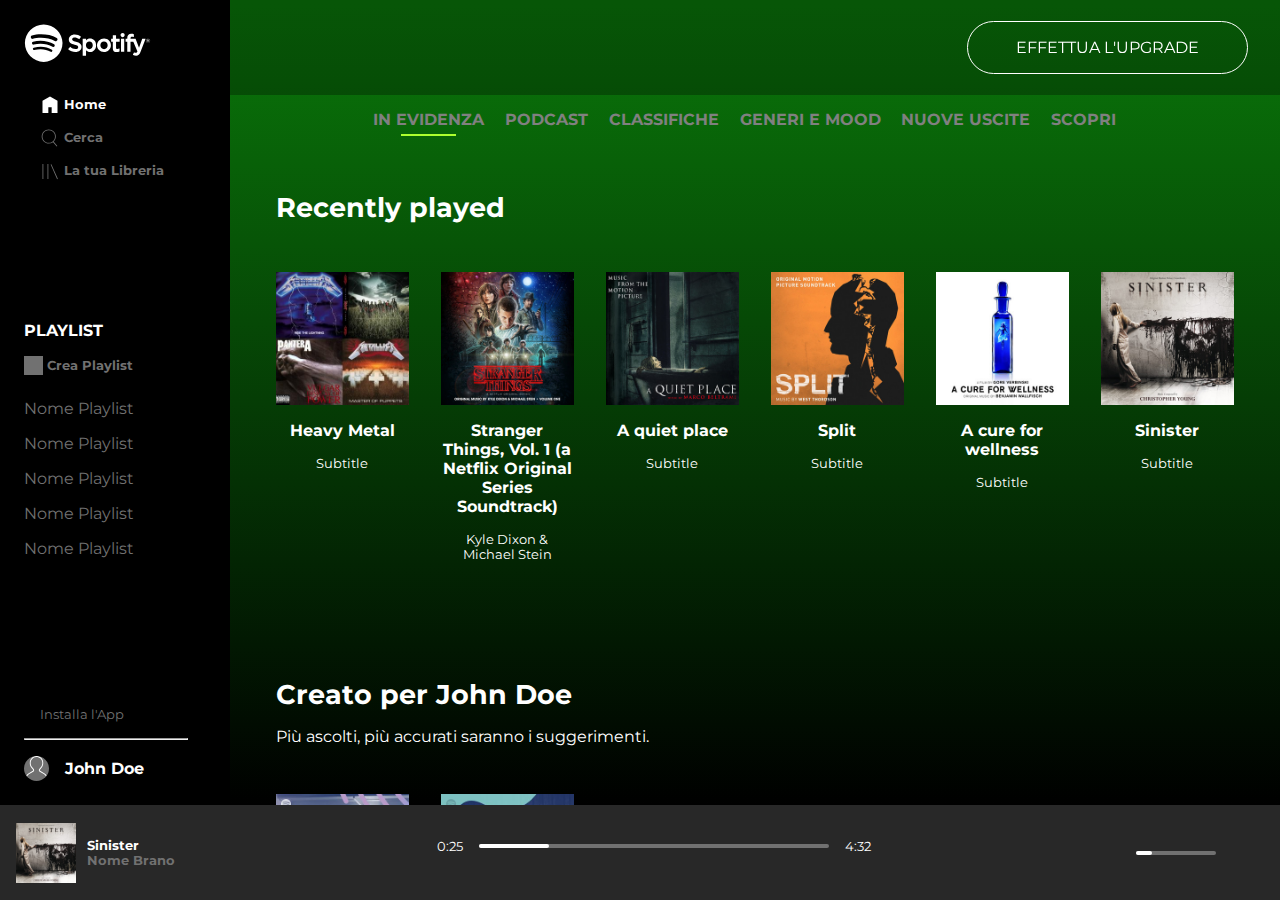
<file: index.html>
<!DOCTYPE html>
<html lang="en">
<head>
    <meta charset="UTF-8">
    <meta http-equiv="X-UA-Compatible" content="IE=edge">
    <meta name="viewport" content="width=device-width, initial-scale=1.0">
    <link rel="preconnect" href="https://fonts.googleapis.com">
    <link rel="preconnect" href="https://fonts.gstatic.com" crossorigin>
    <link href="https://fonts.googleapis.com/css2?family=Montserrat:wght@400;500;600&display=swap" rel="stylesheet"> 
    <link rel="stylesheet" href="https://cdnjs.cloudflare.com/ajax/libs/font-awesome/6.2.0/css/all.min.css" integrity="sha512-xh6O/CkQoPOWDdYTDqeRdPCVd1SpvCA9XXcUnZS2FmJNp1coAFzvtCN9BmamE+4aHK8yyUHUSCcJHgXloTyT2A==" crossorigin="anonymous" referrerpolicy="no-referrer" />
    <link rel="stylesheet" href="./css/style.css">
    <title>Spotify</title>
</head>
<body>
    <div class="wrapper">
        <main>
            <nav>
                <div class="nav-top">
                    <div class="logo">
                        <a href="#"><img src="./img/logo.svg" alt="Spotify"></a>
                    </div>
                    <!--  -->
                    <img src="./img/logo-small.svg" alt="home" class="none logo-small">
                        
                    <div class="menu txt-white">
                    <svg viewBox="0 0 512 512" xmlns="http://www.w3.org/2000/svg"><path d="M448 463.746h-149.333v-149.333h-85.334v149.333h-149.333v-315.428l192-111.746 192 110.984v316.19z" fill="#ffffff"/></svg>
                    &nbsp;<div class="txt-small bold">Home</div>
                    </div>
                    <!--  -->
                    <svg viewBox="0 0 512 512" xmlns="http://www.w3.org/2000/svg" class="none"><path d="M448 463.746h-149.333v-149.333h-85.334v149.333h-149.333v-315.428l192-111.746 192 110.984v316.19z" fill="#ffffff"/></svg>
                    
                    <div class="menu">
                    <svg viewBox="0 0 512 512" xmlns="http://www.w3.org/2000/svg"><path d="M349.714 347.937l93.714 109.969-16.254 13.969-93.969-109.969q-48.508 36.825-109.207 36.825-36.826 0-70.476-14.349t-57.905-38.603-38.603-57.905-14.349-70.476 14.349-70.476 38.603-57.905 57.905-38.603 70.476-14.349 70.476 14.349 57.905 38.603 38.603 57.905 14.349 70.476q0 37.841-14.73 71.619t-40.889 58.921zM224 377.397q43.428 0 80.254-21.461t58.286-58.286 21.461-80.254-21.461-80.254-58.286-58.285-80.254-21.46-80.254 21.46-58.285 58.285-21.46 80.254 21.46 80.254 58.285 58.286 80.254 21.461z" fill="rgba(113, 113, 113, 1)" fill-rule="evenodd"/></svg>
                    &nbsp;<div class="txt-small bold">Cerca</div>
                    </div>
                    <!--  -->
                    <svg viewBox="0 0 512 512" xmlns="http://www.w3.org/2000/svg" class="none"><path d="M349.714 347.937l93.714 109.969-16.254 13.969-93.969-109.969q-48.508 36.825-109.207 36.825-36.826 0-70.476-14.349t-57.905-38.603-38.603-57.905-14.349-70.476 14.349-70.476 38.603-57.905 57.905-38.603 70.476-14.349 70.476 14.349 57.905 38.603 38.603 57.905 14.349 70.476q0 37.841-14.73 71.619t-40.889 58.921zM224 377.397q43.428 0 80.254-21.461t58.286-58.286 21.461-80.254-21.461-80.254-58.286-58.285-80.254-21.46-80.254 21.46-58.285 58.285-21.46 80.254 21.46 80.254 58.285 58.286 80.254 21.461z" fill="rgba(113, 113, 113, 1)" fill-rule="evenodd"/></svg>
                    
                    <div class="menu">
                    <svg viewBox="0 0 512 512" xmlns="http://www.w3.org/2000/svg"><path d="M291.301 81.778l166.349 373.587-19.301 8.635-166.349-373.587zM64 463.746v-384h21.334v384h-21.334zM192 463.746v-384h21.334v384h-21.334z" fill="rgba(113, 113, 113, 1)"/></svg>
                    &nbsp;<div class="txt-small bold">La tua Libreria</div>
                    </div>
                    <!--  -->
                    <svg viewBox="0 0 512 512" xmlns="http://www.w3.org/2000/svg" class="none"><path d="M291.301 81.778l166.349 373.587-19.301 8.635-166.349-373.587zM64 463.746v-384h21.334v384h-21.334zM192 463.746v-384h21.334v384h-21.334z" fill="rgba(113, 113, 113, 1)"/></svg>
                </div>
                
                <div class="playlist">
                    <div class="txt-white text-uppercase bold">
                        Playlist
                    </div>
                    <div class="create-playlist">
                        <i class="fa-solid fa-plus"></i> &nbsp; <div class="txt-small bold">Crea Playlist</div>
                    </div>
                    <div class="nome-playlist">
                        <ul>
                            <li>Nome Playlist</li>
                            <li>Nome Playlist</li>
                            <li>Nome Playlist</li>
                            <li>Nome Playlist</li>
                            <li>Nome Playlist</li>
                        </ul>
                    </div>
                </div>
                <div class="nav-bot">
                        <div class="install">
                            <i class="fa-regular fa-circle-down"></i> <div class="txt-grey txt-small">Installa l'App</div>
                        </div>
                        <!--  -->
                        <i class="fa-regular fa-circle-down none"></i>

                        <hr>
                        <div class="profile">
                            <svg viewBox="0 0 80 90" xmlns="http://www.w3.org/2000/svg"><path d="M67.74 61.78l-14.5-8.334c-.735-.422-1.24-1.145-1.385-1.98-.145-.835.088-1.685.638-2.33l5.912-6.93c3.747-4.378 5.81-9.967 5.81-15.737v-2.256c0-6.668-2.792-13.108-7.658-17.67C51.622 1.92 45.17-.386 38.392.054c-12.677.82-22.607 11.772-22.607 24.934v1.483c0 5.77 2.063 11.36 5.81 15.736l5.912 6.933c.55.644.783 1.493.638 2.33-.143.834-.648 1.556-1.383 1.98l-14.494 8.33C4.7 66.077 0 74.15 0 82.844v6.76h3.333v-6.76c0-7.5 4.055-14.46 10.59-18.174l14.5-8.334c1.597-.918 2.692-2.487 3.007-4.302.315-1.815-.19-3.66-1.387-5.06l-5.913-6.936c-3.23-3.775-5.01-8.594-5.01-13.57v-1.484c0-11.41 8.562-20.9 19.488-21.608 5.85-.377 11.415 1.61 15.67 5.598 4.26 3.992 6.605 9.404 6.605 15.24v2.254c0 4.976-1.778 9.796-5.01 13.57l-5.915 6.935c-1.195 1.4-1.7 3.246-1.386 5.06.313 1.816 1.41 3.385 3.008 4.303l14.507 8.338c6.525 3.71 10.58 10.67 10.58 18.17v6.76H80v-6.76c0-8.695-4.7-16.768-12.26-21.063z" fill="#ffffff"></svg>
                            <div class="bold txt-white">John Doe</div>
                            <!--  -->
                            <svg viewBox="0 0 80 90" xmlns="http://www.w3.org/2000/svg" class="none"><path d="M67.74 61.78l-14.5-8.334c-.735-.422-1.24-1.145-1.385-1.98-.145-.835.088-1.685.638-2.33l5.912-6.93c3.747-4.378 5.81-9.967 5.81-15.737v-2.256c0-6.668-2.792-13.108-7.658-17.67C51.622 1.92 45.17-.386 38.392.054c-12.677.82-22.607 11.772-22.607 24.934v1.483c0 5.77 2.063 11.36 5.81 15.736l5.912 6.933c.55.644.783 1.493.638 2.33-.143.834-.648 1.556-1.383 1.98l-14.494 8.33C4.7 66.077 0 74.15 0 82.844v6.76h3.333v-6.76c0-7.5 4.055-14.46 10.59-18.174l14.5-8.334c1.597-.918 2.692-2.487 3.007-4.302.315-1.815-.19-3.66-1.387-5.06l-5.913-6.936c-3.23-3.775-5.01-8.594-5.01-13.57v-1.484c0-11.41 8.562-20.9 19.488-21.608 5.85-.377 11.415 1.61 15.67 5.598 4.26 3.992 6.605 9.404 6.605 15.24v2.254c0 4.976-1.778 9.796-5.01 13.57l-5.915 6.935c-1.195 1.4-1.7 3.246-1.386 5.06.313 1.816 1.41 3.385 3.008 4.303l14.507 8.338c6.525 3.71 10.58 10.67 10.58 18.17v6.76H80v-6.76c0-8.695-4.7-16.768-12.26-21.063z" fill="#ffffff"></svg>
                        </div>
                </div>
            </nav>

            <section class="main-content">
 <!--UPGRADE  -->
                <aside>
                    <a href="#" class="upgrade text-uppercase">
                        Effettua l'upgrade
                    </a>
                </aside>
<!-- Contenitore principale -->
                <section class="inner-content">
                    <div class="link">
                        <ul class="bold txt-medium">
                            <li><a class="text-uppercase active" href="#">In evidenza</a></li>
                            <li><a class="text-uppercase" href="#">Podcast</a></li>
                            <li><a class="text-uppercase" href="#">Classifiche</a></li>
                            <li><a class="text-uppercase" href="#">Generi e mood</a></li>
                            <li><a class="text-uppercase" href="#">Nuove uscite</a></li>
                            <li><a class="text-uppercase" href="#">Scopri</a></li>
                        </ul>
                    </div>


                    <div class="recent-played">
                        <div class="bold txt-big">Recently played</div>
                        <div class="cards">
                            
                            <div class="card">
                                <div class="cards-image">
                                    <img src="./img/metal_lifting.jpg" alt="Metal">
                                    <div class="cards-overlay">
                                        <i class="fa-regular fa-circle-play"></i>
                                    </div>
                                </div>                              
                                <div class="txt-medium bold">Heavy Metal</div>
                                <div class="txt-small">Subtitle</div>
                            </div>

                            <div class="card">
                                <div class="cards-image">
                                    <img src="./img/stranger.jpeg" alt="Stranger Things">
                                    <div class="cards-overlay">
                                        <i class="fa-regular fa-circle-play"></i>
                                    </div>
                                </div>
                                <div class="txt-medium bold ">Stranger Things, Vol. 1 (a Netflix Original Series Soundtrack)</div>
                                <div class="txt-small">Kyle Dixon & Michael Stein</div>
                            </div>

                            <div class="card">
                                <div class="cards-image">
                                    <img src="./img/aquietplace.jpeg" alt="Quiet Place">
                                    <div class="cards-overlay">
                                        <i class="fa-regular fa-circle-play"></i>
                                    </div>
                                </div>
                                <div class="txt-medium bold">A quiet place</div>
                                <div class="txt-small">Subtitle</div>
                            </div>

                            <div class="card">
                                <div class="cards-image">
                                    <img src="./img/split.jpeg" alt="Split">
                                    <div class="cards-overlay">
                                        <i class="fa-regular fa-circle-play"></i>
                                    </div>
                                </div>
                                <div class="txt-medium bold">Split</div>
                                <div class="txt-small">Subtitle</div>
                            </div>

                            <div class="card">
                                <div class="cards-image">
                                    <img src="./img/cure.jpeg" alt="Wellness">
                                    <div class="cards-overlay">
                                        <i class="fa-regular fa-circle-play"></i>
                                    </div>
                                </div>
                                <div class="txt-medium bold">A cure for wellness</div>
                                <div class="txt-small">Subtitle</div>
                            </div>

                            <div class="card">
                                <div class="cards-image">
                                    <img src="./img/sinister.jpeg" alt="Sinister">
                                    <div class="cards-overlay">
                                        <i class="fa-regular fa-circle-play"></i>
                                    </div>
                                </div>
                                <div class="txt-medium bold">Sinister</div>
                                <div class="txt-small">Subtitle</div>
                            </div>
                        </div>
                    </div>


                    <div class="create">
                        <div class="bold txt-big">Creato per John Doe</div>
                        <div class="txt-medium margin-left">
                            Più ascolti, più accurati saranno i suggerimenti.
                        </div>
                        <div class="cards">
                            <div class="card">
                                <div class="cards-image">
                                    <img src="./img/radar.jpeg" alt="Radar">
                                    <div class="cards-overlay">
                                        <i class="fa-regular fa-circle-play"></i>
                                    </div>
                                </div>
                                <div class="txt-medium bold">Release Radar</div>
                            </div>
                            <div class="card">
                                <div class="cards-image">
                                    <img src="./img/mixdaily.jpeg" alt="Daily Mix">
                                    <div class="cards-overlay">
                                        <i class="fa-regular fa-circle-play"></i>
                                    </div>
                                </div>
                                <div class="txt-medium bold ">Daily Mix 1</div>
                            </div>
                        </div>
                    </div>


                    <div class="artists">
                        <div class="bold txt-big">Artisti più Popolari</div>
                        <div class="margin-left">
                            Più ascolti, più accurati saranno i suggerimenti.
                        </div>
                        <div class="cards">
                            <div class="card">
                                <div class="cards-image circle">
                                    <img src="./img/youg.jpeg" alt="Lana del Rey">
                                    <div class="cards-overlay">
                                        <i class="fa-regular fa-circle-play"></i>
                                    </div>
                                </div>
                                <div class="bold pad-top">Lana Del Rey</div>
                            </div>
                            <div class="card">
                                <div class="cards-image circle">
                                    <img src="./img/einaudi.jpeg" alt="Einaudi">
                                    <div class="cards-overlay">
                                        <i class="fa-regular fa-circle-play"></i>
                                    </div>
                                </div>
                                <div class="bold pad-top">Ludovico Einaudi</div>
                            </div>
                        </div>
                    </div>
                </section>
            </section>
        </main>
        
        <div class="playbar">
            <div class="playbar-left">
                <img src="./img/sinister.jpeg" alt="">
                <div class="text">
                    <div class="txt-white txt-small bold">Sinister</div>
                    <div class="txt-small txt-grey bold">Nome Brano</div>
                </div>
                <div class="icons">
                    <a href="#"><i class="fa-regular fa-heart txt-grey"></i></a>   
                    <a href="#"><i class="fa-regular fa-folder txt-grey"></i></a>
                </div>
            </div>

            <div class="playbar-center">
                <div class="media-icons">
                <i class="fa-solid fa-shuffle"></i>
                <i class="fa-solid fa-backward-step"></i>
                <i class="fa-regular fa-circle-play"></i>
                <i class="fa-solid fa-forward-step"></i>
                <i class="fa-solid fa-arrow-rotate-right"></i>   
                </div>
                <div class="media-player">
                    <div class="txt-small">0:25</div>
                        <div class="progress-bar">
                            <div class="progress-bar overlay"></div>
                        </div>
                    <div class="txt-small">4:32</div>
                </div>
            </div>

            <div class="playbar-right">
                <div class="play-right">
                    <i class="fa-solid fa-list"></i>
                    <i class="fa-solid fa-tv"></i>
                    <i class="fa-solid fa-volume-high"></i> &nbsp;
                </div>
                <div class="volume-bar">
                    <div class="volume-bar overlay"></div>
                </div>
            </div>
        </div>
    </div>
</body>
</html>

<!-- CHIUDERE LA NAV BAR LATERALE A 600PX 
SISTEMARE SVG LIBRERIA-->
</file>
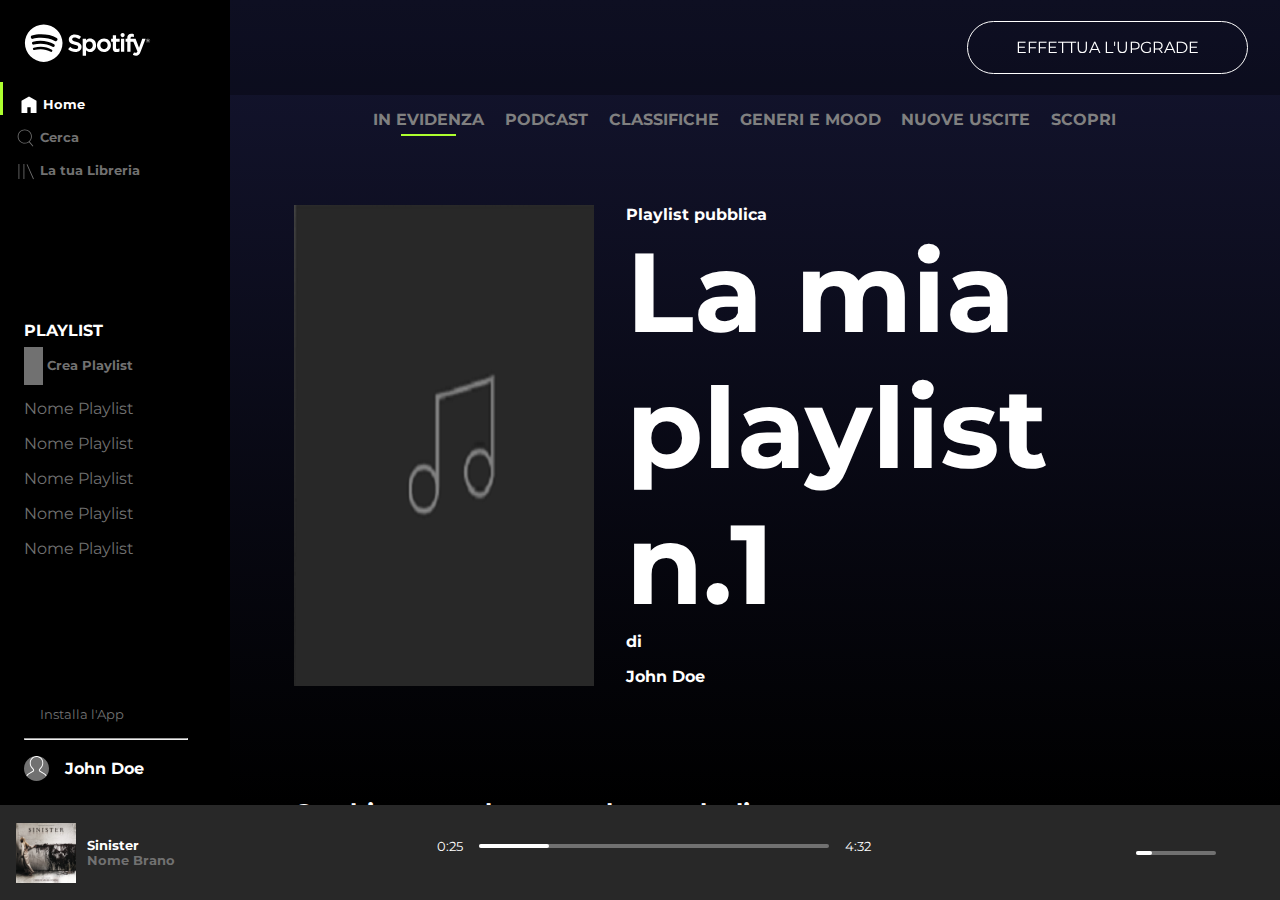
<file: index2.html>
<!DOCTYPE html>
<html lang="en">
<head>
    <meta charset="UTF-8">
    <meta http-equiv="X-UA-Compatible" content="IE=edge">
    <meta name="viewport" content="width=device-width, initial-scale=1.0">
    <link rel="preconnect" href="https://fonts.googleapis.com">
    <link rel="preconnect" href="https://fonts.gstatic.com" crossorigin>
    <link href="https://fonts.googleapis.com/css2?family=Montserrat:wght@400;500;600&display=swap" rel="stylesheet"> 
    <link rel="stylesheet" href="https://cdnjs.cloudflare.com/ajax/libs/font-awesome/6.2.0/css/all.min.css" integrity="sha512-xh6O/CkQoPOWDdYTDqeRdPCVd1SpvCA9XXcUnZS2FmJNp1coAFzvtCN9BmamE+4aHK8yyUHUSCcJHgXloTyT2A==" crossorigin="anonymous" referrerpolicy="no-referrer" />
    <link rel="stylesheet" href="./css/style.css">
    <title>Spotify</title>
</head>
<body>
    <div class="wrapper">
        <main>
            <nav>
                <div class="nav-top">
                    <div class="logo">
                        <a href="index.html"><img src="./img/logo.svg" alt="Spotify"></a>
                    </div>
                    <!--  -->
                    <img src="./img/logo-small.svg" alt="home" class="none logo-small">
                    
                    <div class="nav-menu">
                        <div class="menu txt-white active-nav">
                        <svg viewBox="0 0 512 512" xmlns="http://www.w3.org/2000/svg"><path d="M448 463.746h-149.333v-149.333h-85.334v149.333h-149.333v-315.428l192-111.746 192 110.984v316.19z" fill="#ffffff"/></svg>
                        &nbsp;<div class="txt-small bold">Home</div>
                        </div>
                        <!--  -->
                        <svg viewBox="0 0 512 512" xmlns="http://www.w3.org/2000/svg" class="none"><path d="M448 463.746h-149.333v-149.333h-85.334v149.333h-149.333v-315.428l192-111.746 192 110.984v316.19z" fill="#ffffff"/></svg>
                        
                        <div class="menu">
                        <svg viewBox="0 0 512 512" xmlns="http://www.w3.org/2000/svg"><path d="M349.714 347.937l93.714 109.969-16.254 13.969-93.969-109.969q-48.508 36.825-109.207 36.825-36.826 0-70.476-14.349t-57.905-38.603-38.603-57.905-14.349-70.476 14.349-70.476 38.603-57.905 57.905-38.603 70.476-14.349 70.476 14.349 57.905 38.603 38.603 57.905 14.349 70.476q0 37.841-14.73 71.619t-40.889 58.921zM224 377.397q43.428 0 80.254-21.461t58.286-58.286 21.461-80.254-21.461-80.254-58.286-58.285-80.254-21.46-80.254 21.46-58.285 58.285-21.46 80.254 21.46 80.254 58.285 58.286 80.254 21.461z" fill="rgba(113, 113, 113, 1)" fill-rule="evenodd"/></svg>
                        &nbsp;<div class="txt-small bold">Cerca</div>
                        </div>
                        <!--  -->
                        <svg viewBox="0 0 512 512" xmlns="http://www.w3.org/2000/svg" class="none"><path d="M349.714 347.937l93.714 109.969-16.254 13.969-93.969-109.969q-48.508 36.825-109.207 36.825-36.826 0-70.476-14.349t-57.905-38.603-38.603-57.905-14.349-70.476 14.349-70.476 38.603-57.905 57.905-38.603 70.476-14.349 70.476 14.349 57.905 38.603 38.603 57.905 14.349 70.476q0 37.841-14.73 71.619t-40.889 58.921zM224 377.397q43.428 0 80.254-21.461t58.286-58.286 21.461-80.254-21.461-80.254-58.286-58.285-80.254-21.46-80.254 21.46-58.285 58.285-21.46 80.254 21.46 80.254 58.285 58.286 80.254 21.461z" fill="rgba(113, 113, 113, 1)" fill-rule="evenodd"/></svg>
                        
                        <div class="menu">
                        <svg viewBox="0 0 512 512" xmlns="http://www.w3.org/2000/svg"><path d="M291.301 81.778l166.349 373.587-19.301 8.635-166.349-373.587zM64 463.746v-384h21.334v384h-21.334zM192 463.746v-384h21.334v384h-21.334z" fill="rgba(113, 113, 113, 1)"/></svg>
                        &nbsp;<div class="txt-small bold">La tua Libreria</div>
                        </div>
                        <!--  -->
                        <svg viewBox="0 0 512 512" xmlns="http://www.w3.org/2000/svg" class="none"><path d="M291.301 81.778l166.349 373.587-19.301 8.635-166.349-373.587zM64 463.746v-384h21.334v384h-21.334zM192 463.746v-384h21.334v384h-21.334z" fill="rgba(113, 113, 113, 1)"/></svg>
                    </div>
                </div>
                
                <div class="playlist">
                    <div class="txt-white text-uppercase bold">
                        Playlist
                    </div>
                    <div class="create-playlist">
                        <a href="index2.html"><i class="fa-solid fa-plus"></i></a>
                        &nbsp; <div class="txt-small bold">Crea Playlist</div>
                    </div>
                    <div class="nome-playlist">
                        <ul>
                            <li>Nome Playlist</li>
                            <li>Nome Playlist</li>
                            <li>Nome Playlist</li>
                            <li>Nome Playlist</li>
                            <li>Nome Playlist</li>
                        </ul>
                    </div>
                </div>
                <div class="nav-bot">
                        <div class="install">
                            <i class="fa-regular fa-circle-down"></i> <div class="txt-grey txt-small">Installa l'App</div>
                        </div>
                        <!--  -->
                        <i class="fa-regular fa-circle-down none"></i>

                        <hr>
                        <div class="profile">
                            <svg viewBox="0 0 80 90" xmlns="http://www.w3.org/2000/svg" class="profile-show"><path d="M67.74 61.78l-14.5-8.334c-.735-.422-1.24-1.145-1.385-1.98-.145-.835.088-1.685.638-2.33l5.912-6.93c3.747-4.378 5.81-9.967 5.81-15.737v-2.256c0-6.668-2.792-13.108-7.658-17.67C51.622 1.92 45.17-.386 38.392.054c-12.677.82-22.607 11.772-22.607 24.934v1.483c0 5.77 2.063 11.36 5.81 15.736l5.912 6.933c.55.644.783 1.493.638 2.33-.143.834-.648 1.556-1.383 1.98l-14.494 8.33C4.7 66.077 0 74.15 0 82.844v6.76h3.333v-6.76c0-7.5 4.055-14.46 10.59-18.174l14.5-8.334c1.597-.918 2.692-2.487 3.007-4.302.315-1.815-.19-3.66-1.387-5.06l-5.913-6.936c-3.23-3.775-5.01-8.594-5.01-13.57v-1.484c0-11.41 8.562-20.9 19.488-21.608 5.85-.377 11.415 1.61 15.67 5.598 4.26 3.992 6.605 9.404 6.605 15.24v2.254c0 4.976-1.778 9.796-5.01 13.57l-5.915 6.935c-1.195 1.4-1.7 3.246-1.386 5.06.313 1.816 1.41 3.385 3.008 4.303l14.507 8.338c6.525 3.71 10.58 10.67 10.58 18.17v6.76H80v-6.76c0-8.695-4.7-16.768-12.26-21.063z" fill="#ffffff"></svg>
                            <div class="profile-show bold txt-white">John Doe</div>
                            <!--  -->
                            <svg viewBox="0 0 80 90" xmlns="http://www.w3.org/2000/svg" class="none joe"><path d="M67.74 61.78l-14.5-8.334c-.735-.422-1.24-1.145-1.385-1.98-.145-.835.088-1.685.638-2.33l5.912-6.93c3.747-4.378 5.81-9.967 5.81-15.737v-2.256c0-6.668-2.792-13.108-7.658-17.67C51.622 1.92 45.17-.386 38.392.054c-12.677.82-22.607 11.772-22.607 24.934v1.483c0 5.77 2.063 11.36 5.81 15.736l5.912 6.933c.55.644.783 1.493.638 2.33-.143.834-.648 1.556-1.383 1.98l-14.494 8.33C4.7 66.077 0 74.15 0 82.844v6.76h3.333v-6.76c0-7.5 4.055-14.46 10.59-18.174l14.5-8.334c1.597-.918 2.692-2.487 3.007-4.302.315-1.815-.19-3.66-1.387-5.06l-5.913-6.936c-3.23-3.775-5.01-8.594-5.01-13.57v-1.484c0-11.41 8.562-20.9 19.488-21.608 5.85-.377 11.415 1.61 15.67 5.598 4.26 3.992 6.605 9.404 6.605 15.24v2.254c0 4.976-1.778 9.796-5.01 13.57l-5.915 6.935c-1.195 1.4-1.7 3.246-1.386 5.06.313 1.816 1.41 3.385 3.008 4.303l14.507 8.338c6.525 3.71 10.58 10.67 10.58 18.17v6.76H80v-6.76c0-8.695-4.7-16.768-12.26-21.063z" fill="#ffffff"></svg>
                        </div>
                </div>
            </nav>

            <section class="main-content bg-blue">
 <!--UPGRADE  -->
                <aside>
                    <a href="#" class="upgrade text-uppercase">
                        Effettua l'upgrade
                    </a>
                </aside>
<!-- Contenitore principale -->
                <section class="inner-content">
                    <div class="link">
                        <ul class="bold txt-medium">
                            <li><a class="text-uppercase active" href="#">In evidenza</a></li>
                            <li><a class="text-uppercase" href="#">Podcast</a></li>
                            <li><a class="text-uppercase" href="#">Classifiche</a></li>
                            <li><a class="text-uppercase" href="#">Generi e mood</a></li>
                            <li><a class="text-uppercase" href="#">Nuove uscite</a></li>
                            <li><a class="text-uppercase" href="#">Scopri</a></li>
                        </ul>
                    </div>


                    <div class="add-playlist bold">
                        <img src="./img/creaplaylist.png" alt="create">
                        <div class="txt-create">
                            <span>
                                Playlist pubblica
                            </span>
                            <span class="txt-bigger">
                                La mia playlist n.1
                            </span>
                            <span class="">di</span>
                            <span class="creator">John Doe</span>
                        </div> 
                    </div>

                    <div class="find-songs">
                        <h2>Cerchiamo qualcosa per la tua playlist</h2>
                        <div class="search">
                            <form action="#">
                                <input type="text"
                                    placeholder="Cerca brani o episodi"
                                    name="search">
                            </form>
                        </div>
                        <hr class="find">

                        <div class="settings">
                        <i class="fa-solid fa-ellipsis"></i> 
                        <div class="bold">Altre impostazioni per la tua playlist</div>
                        </div>
                        <div class="settings">
                            <i class="fa-solid fa-user-plus"></i>
                            <div class="bold">Invita utenti a collaborare alla tua playlist</div>
                        </div>
                    </div>
                    
                </section>
            </section>
        </main>
        
        <div class="playbar">
            <div class="playbar-left">
                <img src="./img/sinister.jpeg" alt="">
                <div class="text">
                    <div class="txt-white txt-small bold">Sinister</div>
                    <div class="txt-small txt-grey bold">Nome Brano</div>
                </div>
                <div class="icons">
                    <a href="#"><i class="fa-regular fa-heart txt-grey"></i></a>   
                    <a href="#"><i class="fa-regular fa-folder txt-grey"></i></a>
                </div>
            </div>

            <div class="playbar-center">
                <div class="media-icons">
                <i class="fa-solid fa-shuffle"></i>
                <i class="fa-solid fa-backward-step"></i>
                <i class="fa-regular fa-circle-play"></i>
                <i class="fa-solid fa-forward-step"></i>
                <i class="fa-solid fa-arrow-rotate-right"></i>   
                </div>
                <div class="media-player">
                    <div class="txt-small">0:25</div>
                        <div class="progress-bar">
                            <div class="progress-bar overlay"></div>
                        </div>
                    <div class="txt-small">4:32</div>
                </div>
            </div>

            <div class="playbar-right">
                <div class="play-right">
                    <i class="fa-solid fa-list"></i>
                    <i class="fa-solid fa-tv"></i>
                    <i class="fa-solid fa-volume-high"></i> &nbsp;
                </div>
                <div class="volume-bar">
                    <div class="volume-bar overlay"></div>
                </div>
            </div>
        </div>
    </div>
</body>
</html>
</file>
<file: css/style.css>
/* Common */
:root{
    --nero-100: rgba(0, 0, 0, 1);
    --black-opacity: rgba(0, 0, 0, 0.5);
    --deep-blue: rgba(20, 25, 34, 1);
    --dark-grey: rgba(40, 40, 40, 1);
    --text-white: rgba(255, 255, 255, 1);
    --text-grey: rgba(113, 113, 113, 1);
    --lime-green: rgba(173, 255, 47, 1);
}

*{
    margin: 0;
    padding: 0;
    box-sizing: border-box;
}

body{
    font-family: 'Montserrat', sans-serif;
    color: var(--text-white);
    scrollbar-width: thin;          
    scrollbar-color: rgb(0, 255, 21) rgb(0, 0, 0);
      
}

.debug{
    border: 1px solid black;
}

.wrapper{
    width: 100%;
    height: 100vh;
    background-color: var(--nero-100);
}

.text-uppercase{
    text-transform: uppercase;
}

.bold{
    font-weight: bold;
}

.txt-small{
    font-size: 0.8rem;
}

.txt-big{
    font-size: 1.7rem;
    margin-left: 0.6em;
}

.line-height{
    line-height: 3em;
}

.margin-left{
    margin: 1em 0 0 1em;
}

.recent-played, .create, .artists{
    padding: 50px 30px;   
}

.txt-white{
    color: var(--text-white);
}

.txt-grey{
    color: var(--text-grey);
}

.none{
    display: none;
}

.circle{
    border-radius: 50%;
    overflow: hidden;
}

.pad-top{
    padding-top: 1em;
}


/* Main section */
main{
    width: 100%;
    height: calc(100vh - 95px);
    display: flex; 
}


.main-content{
    width: calc(100% - 230px);
    height: 100%;
    background-image: linear-gradient(rgb(10, 121, 10),rgba(255,0,0,0));
}

.inner-content{
    height: 100%;
    overflow-y: auto;
}



/* ASIDE */
aside{
    display: flex;
    align-items: center;
    justify-content: flex-end;
    width: calc(100% - 230px);
    height: 95px;
    background-color: rgba(0, 0, 0, 0.281);
    position: fixed;
    top: 0;
    z-index: 1000;
}

.upgrade{
    border: 1px solid var(--text-white);
    color: var(--text-white);
    border-radius: 30px;
    margin-right: 2em;
    text-decoration: none;
    text-align: center;
    padding: 1em 3em;
    cursor: pointer;
}

.upgrade:hover{
    cursor: pointer;
    color: var(--lime-green);
    transform: scale(1.1);
    transition: 1s;
}




/* Contenitore principale */
.link{
    display: flex;
    display: wrap;
    justify-content: center;
    margin-top: 110px;
}

.link li{
    display: flex;

}
.link ul{
    display: flex;
    flex-flow: wrap;
    list-style: none;
}

.link a{
    text-decoration: none;
    color: grey;
    padding-right: 1.3em;
}

.link a.active:after {
    content: '';
    display: block;
    background-color: var(--lime-green);
    width: 50%;
    height: 2px;
    margin: 5px auto;
}

.link ul li a:hover:after{
    content: "";
    display: block;
    background-color: var(--lime-green);
    width: 50%;
    height: 2px;
    margin: 5px auto;
}

.link a:hover{
    color: var(--text-white);
}




/* Recently played */

.cards{
    display: flex;
    margin-top: 2em;
}

.cards img{
    width: 100%;
    display: block;
}

.cards-image{
    position: relative;
}

.card:hover .cards-overlay{
    display: flex;
}

.cards-overlay{
    justify-content: center;
    align-items: center;
    position: absolute;
    top: 0;
    bottom: 0;
    left: 0;
    right: 0;
    background-color: var(--black-opacity);
    font-size: 3rem;
    color: var(--lime-green);
    display: none;
}

.card{
    text-align: center;
    width: calc((100% / 6) - 2em);
    margin: 1em;
    cursor: pointer;
}

.card .txt-medium{
    padding: 1em 0;
}




/* NAV LATERALE */
nav{
    display: flex;
    flex-flow: column;
    justify-content: space-between;
    overflow: hidden;
    width: 230px;
    padding: 1.5em;   
    background-color: var(--nero-100);
    color: var(--text-grey);
}

.nav-menu{
    margin: -1.5em;
    padding: 1.5em 0;
}

.active-nav{
    vertical-align: middle;
    border-left: 3px solid var(--lime-green);
    padding-right: 1em;
}

nav .menu{
    display: flex;
    align-items: center;
    padding-top: 0.8em;
}

.logo{
    width: 70%;
    padding-bottom: 1em;
}

.out-menu{
    padding: 0;
}
.menu svg{
    width: 20px;
    margin-left: 1em;
    color: var(--text-grey);
}

.menu:hover{
    color: var(--text-white);
    cursor: pointer;
}

.fa-plus{
    background-color: var(--text-grey);
    color: var(--nero-100);
    padding: 0.6em;
}

.create-playlist{
    display: flex;
    align-items: center;
    padding: 1em 0;
}

.create-playlist:hover{
    cursor: pointer;
    color: var(--text-white);
}

.fa-plus:hover{
    background-color: var(--text-white);
}

.playlist{
    display: flex;
    flex-flow: column;
    overflow-y: hidden;
    padding: 1.5em 0;
}

.nome-playlist{
    overflow-y: auto;
}

.nome-playlist li{
    list-style: none;
    padding: 0.5em 0;
}

.nome-playlist li:hover{
    cursor: pointer;
    color: var(--text-white);
}

.nav-bot{
    width: 100%;
    background-color: var(--nero-100);
}

.nav-bot hr{
    width: 90%;
    text-align: center;
}

.install{
    display: flex;
    padding-bottom: 1em;
}

.install i{
    padding-right: 1em;
}

.install:hover{
    cursor: pointer;
    color: var(--text-white);
}

.profile{
    padding-top: 1em;
    display: flex;
    align-items: center;
}

.profile:hover{
    cursor: pointer;
}

.profile svg{
    width: 25px;
    height: 25px;
    margin-right: 1em;
    background-color: var(--text-grey);
    border-radius: 50%;
    object-fit: cover;
}




/* PLAY-BAR */
.playbar{
    display: flex;
    justify-content: space-between;
    width: 100%;
    height: 95px;
    background-color: var(--dark-grey);
    position: fixed;
    bottom: 0;
    z-index: 2000;
    padding: 1em;
}

.playbar img{
    max-width: 60px;
}

.playbar-left, .playbar-center, .playbar-right{
    min-width: 180px;
}

.playbar-left{
    display: flex;
    align-items: center;
}

.icons{
    display: flex;
    flex-direction: column;
    padding: 1em;
}
.text{
    padding-left: 0.7em;
}

.playbar-left:hover{
    cursor: pointer;
}

.playbar-left .text:hover{
    text-decoration: underline;
}

.fa-heart{
    padding-right: 1em;
}

.playbar .fa-heart:hover{
    cursor: pointer;
    color: var(--lime-green);
}

.playbar .fa-folder:hover{
    cursor: pointer;
    color: var(--lime-green);
}

.media-icons{
    display: flex;
    flex-flow: row;
    justify-content: center;
}

.media-icons i:hover{
    cursor: pointer;
    transform: scale(1.2);
}

.media-icons .fa-circle-play:hover{
    transform: scale(1.4);
    color: var(--lime-green);
}

.playbar-center i{
    padding: 0.3em 1em 0 0;
    font-size: 1.5em;
}

.media-player{
    display: flex;
    align-items: center;
}

.fa-shuffle{
    color: var(--lime-green);
}

.progress-bar{
    height: 4px;
    background-color: var(--text-grey);
    width: 350px;
    border-radius: 10px;
    margin: 1em;
    cursor: pointer;
}

.progress-bar.overlay {
    height: 4px;
    background-color: var(--text-white);
    border-radius: 10px;
    width: 20%;
    margin:0;
}

.playbar-right{
    display: flex;
    align-items: center;
}

.play-right i{
    padding-left: 1em;
}

.play-right{
    display: flex;
}

.play-right i:hover{
    cursor: pointer;
    transform: scale(1.2);
}

.volume-bar {
    height: 4px;
    background-color: var(--text-grey);
    width: 80px;
    margin-right: 10px;
    border-radius: 10px;
    cursor: pointer;
}

.volume-bar.overlay {
    height: 4px;
    background-color: var(--text-white);
    border-radius: 10px;
    width: 20%;
}


/* ######## PAGINA CREA PLAYLIST ######### */

.bg-blue{
    background-image: linear-gradient(rgb(20, 21, 48),rgba(20, 13, 58, 0));
}

.add-playlist{
    min-width: 300px;
    display: flex;
    margin: 4em;
}

.txt-bigger{
    font-size: 7rem;
}

.txt-create{
    display: flex;
    flex-direction: column;
    padding-left: 2em;
}

.creator{
    padding-top: 1em;
}
.creator:hover{
    text-decoration: underline;
    cursor: pointer;
    color: var(--lime-green);
}

.add-playlist img:hover{
    cursor: pointer;
    transform: scale(1.1);
    transition: 1s;
    box-shadow: 3px 3px 10px var(--lime-green);
}

.find-songs{
    margin: 7em 4em;
}

.search input[type=text]{
    margin: 2em 0;
    padding-left: 0.5em;
    width:400px;
    height:50px;
    background-color: var(--deep-blue);
    color: var(--text-grey);
    border-radius: 5px;
    border: none;
}

.find{
    width: 50%;
    margin-bottom: 2em;
}

.fa-ellipsis, .fa-user-plus{
    width: 50px;
    font-size: 25px;
    cursor: pointer;
}

.settings{
    display: flex;
    align-items: center;
    padding: 1em 0;
}

.fa-ellipsis:hover{
    color: var(--lime-green);
}
.fa-user-plus:hover{
    color: var(--lime-green);
}





/* ###############################
            RESPONSIVE 
    ############################# */


@media screen and (max-width: 1100px){
    .card{
        width: calc((100% / 4) - 2em);
    }

    .cards{
        flex-flow: wrap;
    }

    .link ul{
        justify-content: center;
    }
    .txt-bigger{
        font-size: 4rem;
    }
}

@media screen and (max-width: 800px){
    .card{
        width: calc((100% / 2) - 2em);
    }
    aside{
        justify-content: center;
    }
    .add-playlist{
        display: flex;
        flex-direction: column;
    }
    .txt-create{
        padding-top: 2em;
    }
    
}

@media screen and (max-width: 600px){
    .card{
        width: calc((100% / 1) - 2em);
    }
    .link{
        line-height: 1.5em;
    }
    .main-content{
        width: calc(100% - 100px);
        height: 100%;
    }
    nav{
       width: 100px;
    }
    aside{
        width: calc(100% - 100px);
    }  
    .none{
        display: block;
        padding: 0.5em 0;
        width: 1.5em;
        cursor: pointer;
    }
    nav .nav-menu svg{
        margin-left: 1em;
    }
    nav .joe{
        padding: 0;
        margin-top: -0.2em;
    }
    .playlist, .logo{
        display: none;
    }
    nav .menu, .install, .profile-show{
        display: none;
    }
    .nav-bot hr{
        width: 50%;
        margin-top: 0.3em;
    }
    .logo-small{
        width: 70%;
        margin-left: -0.8em;
    }
}
</file>
